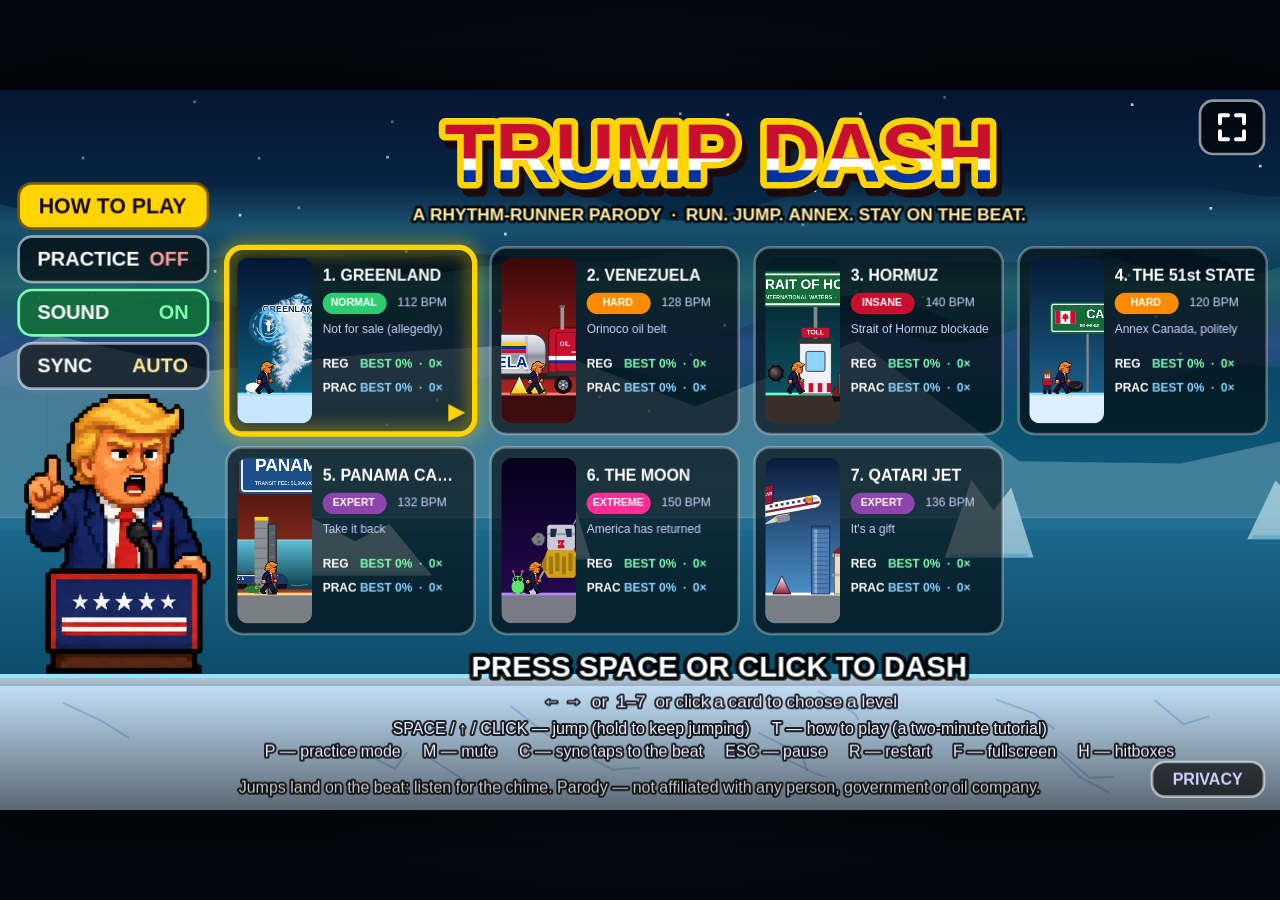
<file: index.html>
<!DOCTYPE html>
<html lang="en">
<head>
<meta charset="utf-8">
<meta name="viewport" content="width=device-width, initial-scale=1, maximum-scale=1, user-scalable=no, viewport-fit=cover">
<title>Trump Dash</title>
<meta name="description" content="Trump Dash: a Geometry Dash-style parody rhythm platformer. Run, jump, annex, stay on the beat.">
<meta name="theme-color" content="#05060f">
<!-- Home-screen install: landscape, no browser chrome (manifest.json for Android/Chrome, the apple-* tags for iOS) -->
<link rel="manifest" href="manifest.json">
<meta name="mobile-web-app-capable" content="yes">
<meta name="apple-mobile-web-app-capable" content="yes">
<meta name="apple-mobile-web-app-status-bar-style" content="black-translucent">
<meta name="apple-mobile-web-app-title" content="Trump Dash">
<link rel="icon" type="image/png" sizes="192x192" href="icons/icon-192.png">
<link rel="apple-touch-icon" href="icons/apple-touch-icon.png">
<meta property="og:title" content="Trump Dash">
<meta property="og:description" content="A Geometry Dash-style parody rhythm platformer. Run, jump, annex, stay on the beat.">
<meta property="og:type" content="website">
<meta property="og:image" content="https://www.trumpdash.com/icons/og.png">
<meta name="twitter:card" content="summary_large_image">
<!-- Cloudflare Web Analytics (cookieless visit counting; the domain is DNS-only, so the beacon is added here by hand) -->
<script type='module' src='https://static.cloudflareinsights.com/beacon.min.js' data-cf-beacon='{"token": "5954b93834144fc8b31055bc0b13a5f2"}'></script>
<script>
  // Cache busting. Bump TD_VERSION whenever a JS/CSS file changes so browsers never mix old and
  // new modules. On localhost every load gets a fresh stamp so local edits always show up.
  window.TD_VERSION = '29';
  (function () {
    var local = /^(localhost|127\.0\.0\.1|\[::1\])$/.test(location.hostname);
    var v = local ? String(Date.now()) : window.TD_VERSION;
    var css = document.createElement('link');
    css.rel = 'stylesheet'; css.href = 'style.css?v=' + v;
    document.head.appendChild(css);
    var files = [
      'src/constants.js', 'src/sprites.js', 'src/level.js',
      'src/levels/greenland.js', 'src/levels/venezuela.js', 'src/levels/hormuz.js', 'src/levels/canada.js', 'src/levels/panama.js', 'src/levels/moon.js', 'src/levels/qatar.js', 'src/levels/tutorial.js',
      'src/physics.js', 'src/audio.js', 'src/render.js', 'src/game.js',
    ];
    window.addEventListener('DOMContentLoaded', function () {
      files.forEach(function (f) {
        var s = document.createElement('script');
        s.src = f + '?v=' + v;
        s.async = false; // keep execution order
        document.body.appendChild(s);
      });
    });
    // Offline support for the installed app. sw.js is network-first, so online players always get the
    // latest deploy. On localhost it is only registered with ?sw=1, and ?nosw=1 removes it anywhere.
    if ('serviceWorker' in navigator) {
      var q = location.search;
      if (/[?&]nosw=1/.test(q)) navigator.serviceWorker.getRegistrations().then(function (rs) { rs.forEach(function (r) { r.unregister(); }); });
      else if (!local || /[?&]sw=1/.test(q)) window.addEventListener('load', function () { navigator.serviceWorker.register('sw.js').catch(function () {}); });
    }
  })();
</script>
</head>
<body>
<div id="wrap">
  <canvas id="game" width="960" height="540"></canvas>
</div>
<div id="rotate">
  <div class="phone"></div>
  <h1>ROTATE YOUR PHONE</h1>
  <p>Trump Dash plays in landscape.</p>
  <button id="rotate-fs" type="button">GO FULLSCREEN</button>
</div>
</body>
</html>
</file>
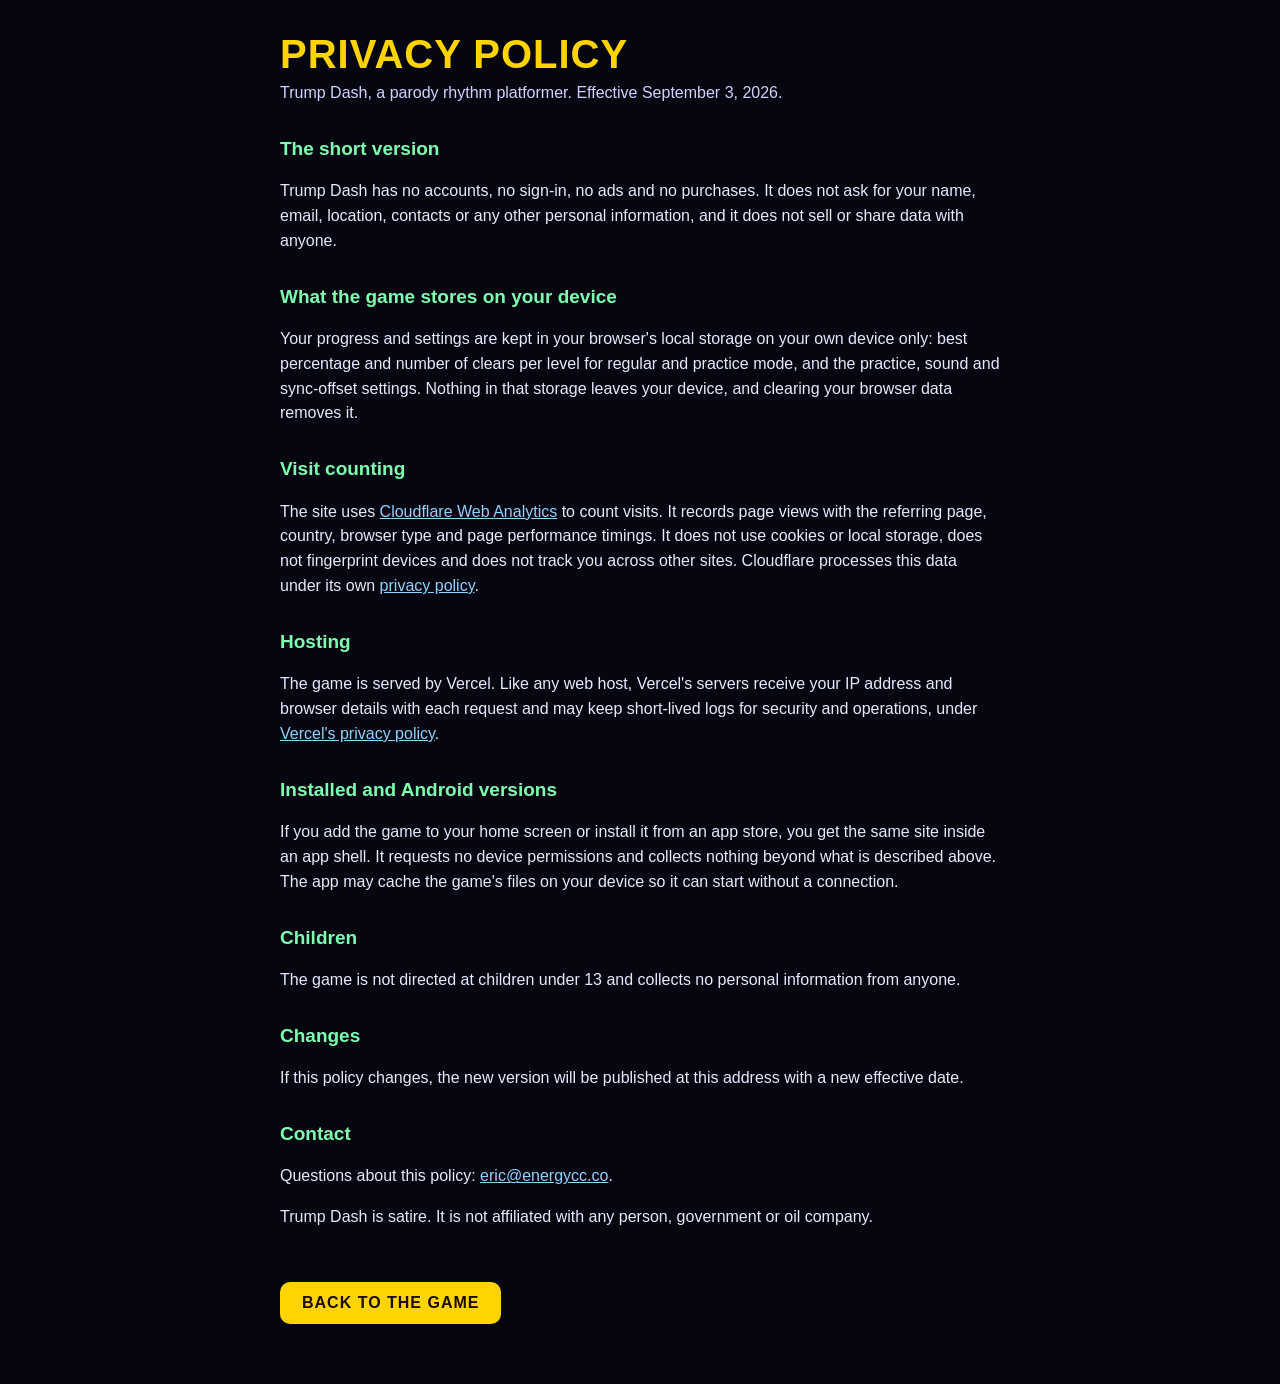
<file: privacy.html>
<!DOCTYPE html>
<html lang="en">
<head>
<meta charset="utf-8">
<meta name="viewport" content="width=device-width, initial-scale=1">
<title>Trump Dash Privacy Policy</title>
<meta name="theme-color" content="#05060f">
<link rel="icon" type="image/png" sizes="192x192" href="icons/icon-192.png">
<style>
  html, body { margin: 0; background: #05060f; color: #e8e8ff; font-family: "Segoe UI", Arial, sans-serif; line-height: 1.55; }
  main { max-width: 720px; margin: 0 auto; padding: 32px 22px 60px; }
  h1 { font: bold 40px Impact, "Arial Black", "Segoe UI Black", sans-serif; letter-spacing: 1px; color: #ffd400; margin: 0 0 4px; }
  .sub { color: #cfd3ff; margin: 0 0 28px; }
  h2 { font-size: 19px; color: #7dffb0; margin: 28px 0 8px; }
  p, li { font-size: 16px; }
  a { color: #8fd3ff; }
  .back { display: inline-block; margin-top: 36px; padding: 12px 22px; background: #ffd400; color: #1a0a0a; border-radius: 10px; text-decoration: none; font: bold 16px Impact, "Arial Black", sans-serif; letter-spacing: 1px; }
</style>
</head>
<body>
<main>
  <h1>PRIVACY POLICY</h1>
  <p class="sub">Trump Dash, a parody rhythm platformer. Effective September 3, 2026.</p>

  <h2>The short version</h2>
  <p>Trump Dash has no accounts, no sign-in, no ads and no purchases. It does not ask for your name, email, location, contacts or any other personal information, and it does not sell or share data with anyone.</p>

  <h2>What the game stores on your device</h2>
  <p>Your progress and settings are kept in your browser's local storage on your own device only: best percentage and number of clears per level for regular and practice mode, and the practice, sound and sync-offset settings. Nothing in that storage leaves your device, and clearing your browser data removes it.</p>

  <h2>Visit counting</h2>
  <p>The site uses <a href="https://www.cloudflare.com/web-analytics/">Cloudflare Web Analytics</a> to count visits. It records page views with the referring page, country, browser type and page performance timings. It does not use cookies or local storage, does not fingerprint devices and does not track you across other sites. Cloudflare processes this data under its own <a href="https://www.cloudflare.com/privacypolicy/">privacy policy</a>.</p>

  <h2>Hosting</h2>
  <p>The game is served by Vercel. Like any web host, Vercel's servers receive your IP address and browser details with each request and may keep short-lived logs for security and operations, under <a href="https://vercel.com/legal/privacy-policy">Vercel's privacy policy</a>.</p>

  <h2>Installed and Android versions</h2>
  <p>If you add the game to your home screen or install it from an app store, you get the same site inside an app shell. It requests no device permissions and collects nothing beyond what is described above. The app may cache the game's files on your device so it can start without a connection.</p>

  <h2>Children</h2>
  <p>The game is not directed at children under 13 and collects no personal information from anyone.</p>

  <h2>Changes</h2>
  <p>If this policy changes, the new version will be published at this address with a new effective date.</p>

  <h2>Contact</h2>
  <p>Questions about this policy: <a href="mailto:eric@energycc.co">eric@energycc.co</a>.</p>

  <p>Trump Dash is satire. It is not affiliated with any person, government or oil company.</p>
  <a class="back" href="./">BACK TO THE GAME</a>
</main>
</body>
</html>
</file>
